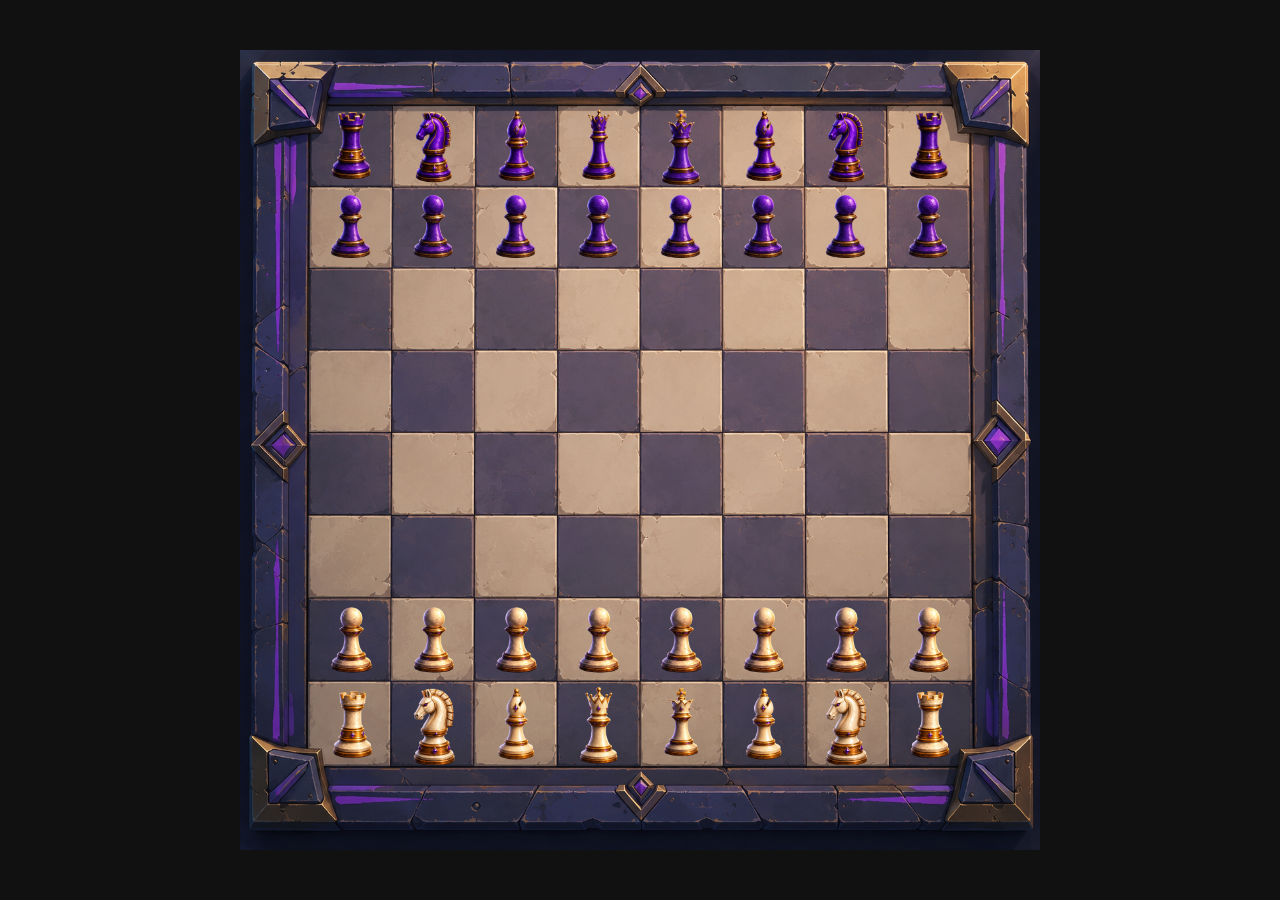
<file: index.html>
<!DOCTYPE html>
<html lang="en">
<head>
    <meta charset="UTF-8">
    <meta name="viewport" content="width=device-width, initial-scale=1.0">
    <title>Chess Game</title>
    <link rel="stylesheet" href="chess.css">
</head>
<body>
 <div class="board">
  <div class="play-area"></div>
 </div>

 <script type="module" src="./js files/chess.js"></script>
</body>
</html>
</file>
<file: chess.css>
*{
    margin:0;
    padding:0;
    box-sizing:border-box;
}
body{
  margin:0;
  height:100vh;

  display:flex;
  justify-content:center;
  align-items:center;
  background:#111;
}
.board{
  width:min(92vmin,800px);
  aspect-ratio:1;

  background-image:url("images/chessBoard.png");
  background-size:cover;
  background-position:center;
  position:relative;
}
.play-area{
  position:absolute;
  top:6.875%;
  left:8.75%;

  width:82.5%;
  height:82.5%;

  display:grid;
  grid-template-columns:repeat(8,1fr);
  grid-template-rows:repeat(8,1fr);
}
.square{
  position:relative;
}
.square.selected{
  background:rgba(246, 201, 92, 0.24);
  box-shadow:inset 0 0 0 3px rgba(246, 201, 92, 0.72);
}
.square.move-hint::after,
.square.capture-hint::after{
  content:"";
  position:absolute;
  top:50%;
  left:50%;
  transform:translate(-50%,-50%);
  pointer-events:none;
  z-index:1;
}
.square.move-hint::after{
  width:22%;
  height:22%;
  border-radius:50%;
  background:rgba(35, 35, 35, 0.34);
}
.square.capture-hint::after{
  width:74%;
  height:74%;
  border-radius:50%;
  border:5px solid rgba(35, 35, 35, 0.32);
}
.piece{
  width:100%;
  height:100%;
  object-fit:contain;
  position:absolute;
  top:50%;
  left:50%;
  transform:translate(-50%,-50%);
  z-index:2;
}
.game-over{
  position:absolute;
  inset:0;
  display:flex;
  justify-content:center;
  align-items:center;
  background:rgba(0, 0, 0, 0.38);
  backdrop-filter:blur(2px);
  z-index:5;
}
.game-over-panel{
  min-width:min(72%,360px);
  padding:26px 34px;
  border:1px solid rgba(255, 255, 255, 0.16);
  border-radius:8px;
  background:rgba(18, 18, 18, 0.86);
  box-shadow:0 18px 44px rgba(0, 0, 0, 0.34);
  color:#f5f1e8;
  text-align:center;
}
.game-over-label{
  display:block;
  margin-bottom:8px;
  color:#d7b56d;
  font:600 13px/1.2 Arial, sans-serif;
  letter-spacing:0;
  text-transform:uppercase;
}
.game-over-panel strong{
  display:block;
  font:700 32px/1.1 Georgia, serif;
}
</file>
